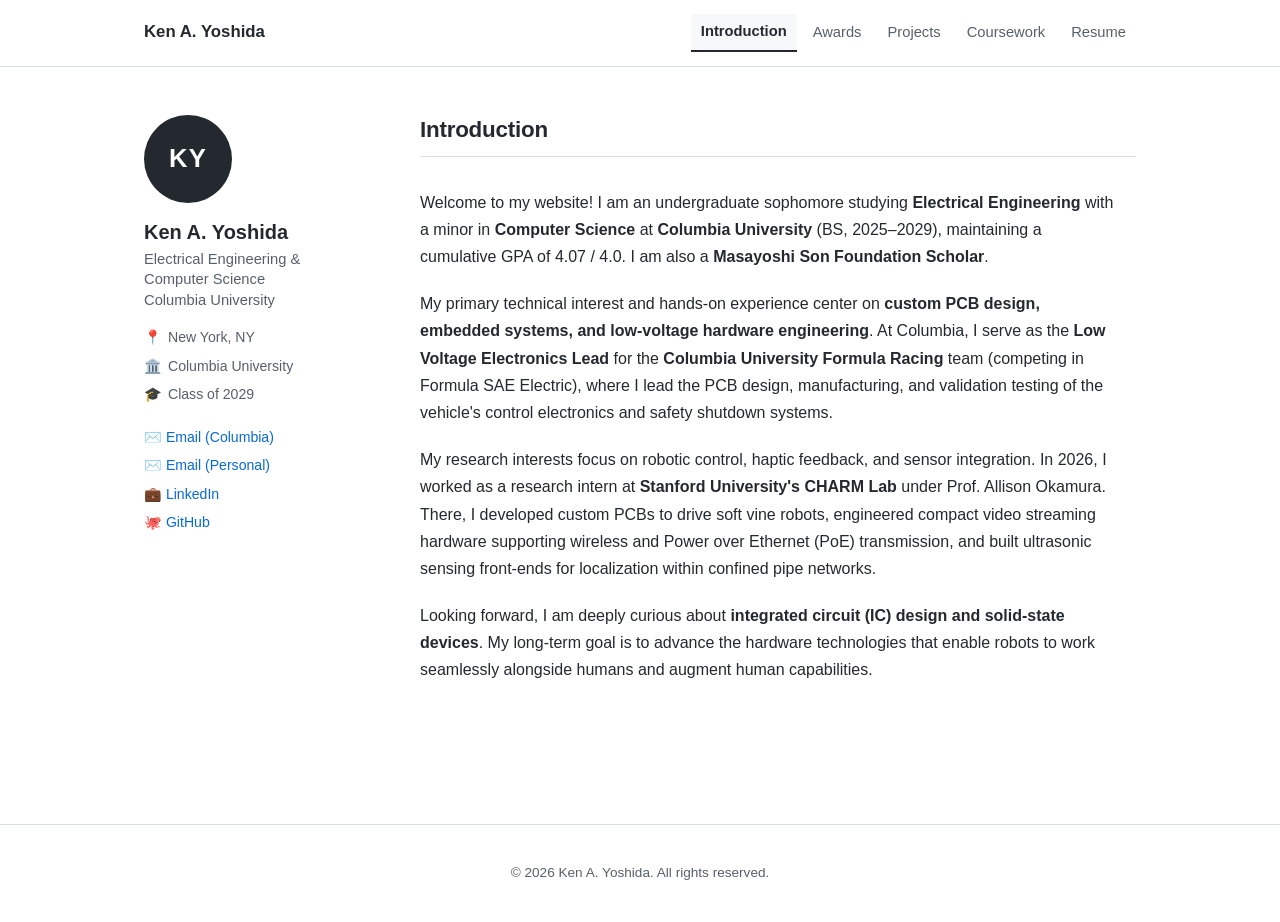
<file: index.html>
<!DOCTYPE html>
<html lang="en">
<head>
  <meta charset="UTF-8">
  <meta name="viewport" content="width=device-width, initial-scale=1.0">
  <meta http-equiv="Cache-Control" content="no-cache, no-store, must-revalidate">
  <meta http-equiv="Pragma" content="no-cache">
  <meta http-equiv="Expires" content="0">
  <title>Ken A. Yoshida — Introduction</title>
  <meta name="description" content="Ken A. Yoshida — Electrical Engineering undergraduate at Columbia University. Embedded systems, PCB design, power electronics, and motor control.">
  <link rel="stylesheet" href="style.css?v=4">
</head>
<body>

<header class="site-header">
  <div class="header-inner">
    <a href="index.html" class="site-title">Ken A. Yoshida</a>
    <nav class="site-nav" aria-label="Main navigation">
      <a href="index.html" class="active" aria-current="page">Introduction</a>
      <a href="awards.html">Awards</a>
      <a href="projects.html">Projects</a>
      <a href="coursework.html">Coursework</a>
      <a href="resume.html">Resume</a>
    </nav>
  </div>
</header>

<div class="layout">

  <aside class="sidebar">
    <div class="sidebar-sticky">
      <div class="avatar" aria-label="Ken A. Yoshida initials">KY</div>
      <h1>Ken A. Yoshida</h1>
      <p class="role">Electrical Engineering &amp; Computer Science<br>Columbia University</p>
      <ul class="meta-list">
        <li><span>📍</span> New York, NY</li>
        <li><span>🏛️</span> Columbia University</li>
        <li><span>🎓</span> Class of 2029</li>
      </ul>
      <ul class="social-list">
        <li><a href="mailto:kay2125@columbia.edu">✉️ Email (Columbia)</a></li>
        <li><a href="mailto:ken.a.yosh@gmail.com">✉️ Email (Personal)</a></li>
        <li><a href="https://www.linkedin.com/in/ken-yoshida-a84a0724b/" target="_blank" rel="noopener">💼 LinkedIn</a></li>
        <li><a href="https://github.com/kenayoshi" target="_blank" rel="noopener">🐙 GitHub</a></li>
      </ul>
    </div>
  </aside>

  <main>

    <div class="page-header">
      <h2>Introduction</h2>
    </div>

    <section id="introduction">
      <p class="about-text">
        Welcome to my website! I am an undergraduate sophomore studying <strong>Electrical Engineering</strong> with a minor in <strong>Computer Science</strong> at <strong>Columbia University</strong> (BS, 2025–2029), maintaining a cumulative GPA of 4.07 / 4.0. I am also a <strong>Masayoshi Son Foundation Scholar</strong>.
      </p>

      <p class="about-text">
        My primary technical interest and hands-on experience center on <strong>custom PCB design, embedded systems, and low-voltage hardware engineering</strong>. At Columbia, I serve as the <strong>Low Voltage Electronics Lead</strong> for the <strong>Columbia University Formula Racing</strong> team (competing in Formula SAE Electric), where I lead the PCB design, manufacturing, and validation testing of the vehicle's control electronics and safety shutdown systems.
      </p>

      <p class="about-text">
        My research interests focus on robotic control, haptic feedback, and sensor integration. In 2026, I worked as a research intern at <strong>Stanford University's CHARM Lab</strong> under Prof. Allison Okamura. There, I developed custom PCBs to drive soft vine robots, engineered compact video streaming hardware supporting wireless and Power over Ethernet (PoE) transmission, and built ultrasonic sensing front-ends for localization within confined pipe networks.
      </p>

      <p class="about-text">
        Looking forward, I am deeply curious about <strong>integrated circuit (IC) design and solid-state devices</strong>. My long-term goal is to advance the hardware technologies that enable robots to work seamlessly alongside humans and augment human capabilities.
      </p>
    </section>

  </main>
</div>

<footer class="site-footer">
  <p>&copy; 2026 Ken A. Yoshida. All rights reserved.</p>
</footer>

</body>
</html>
</file>
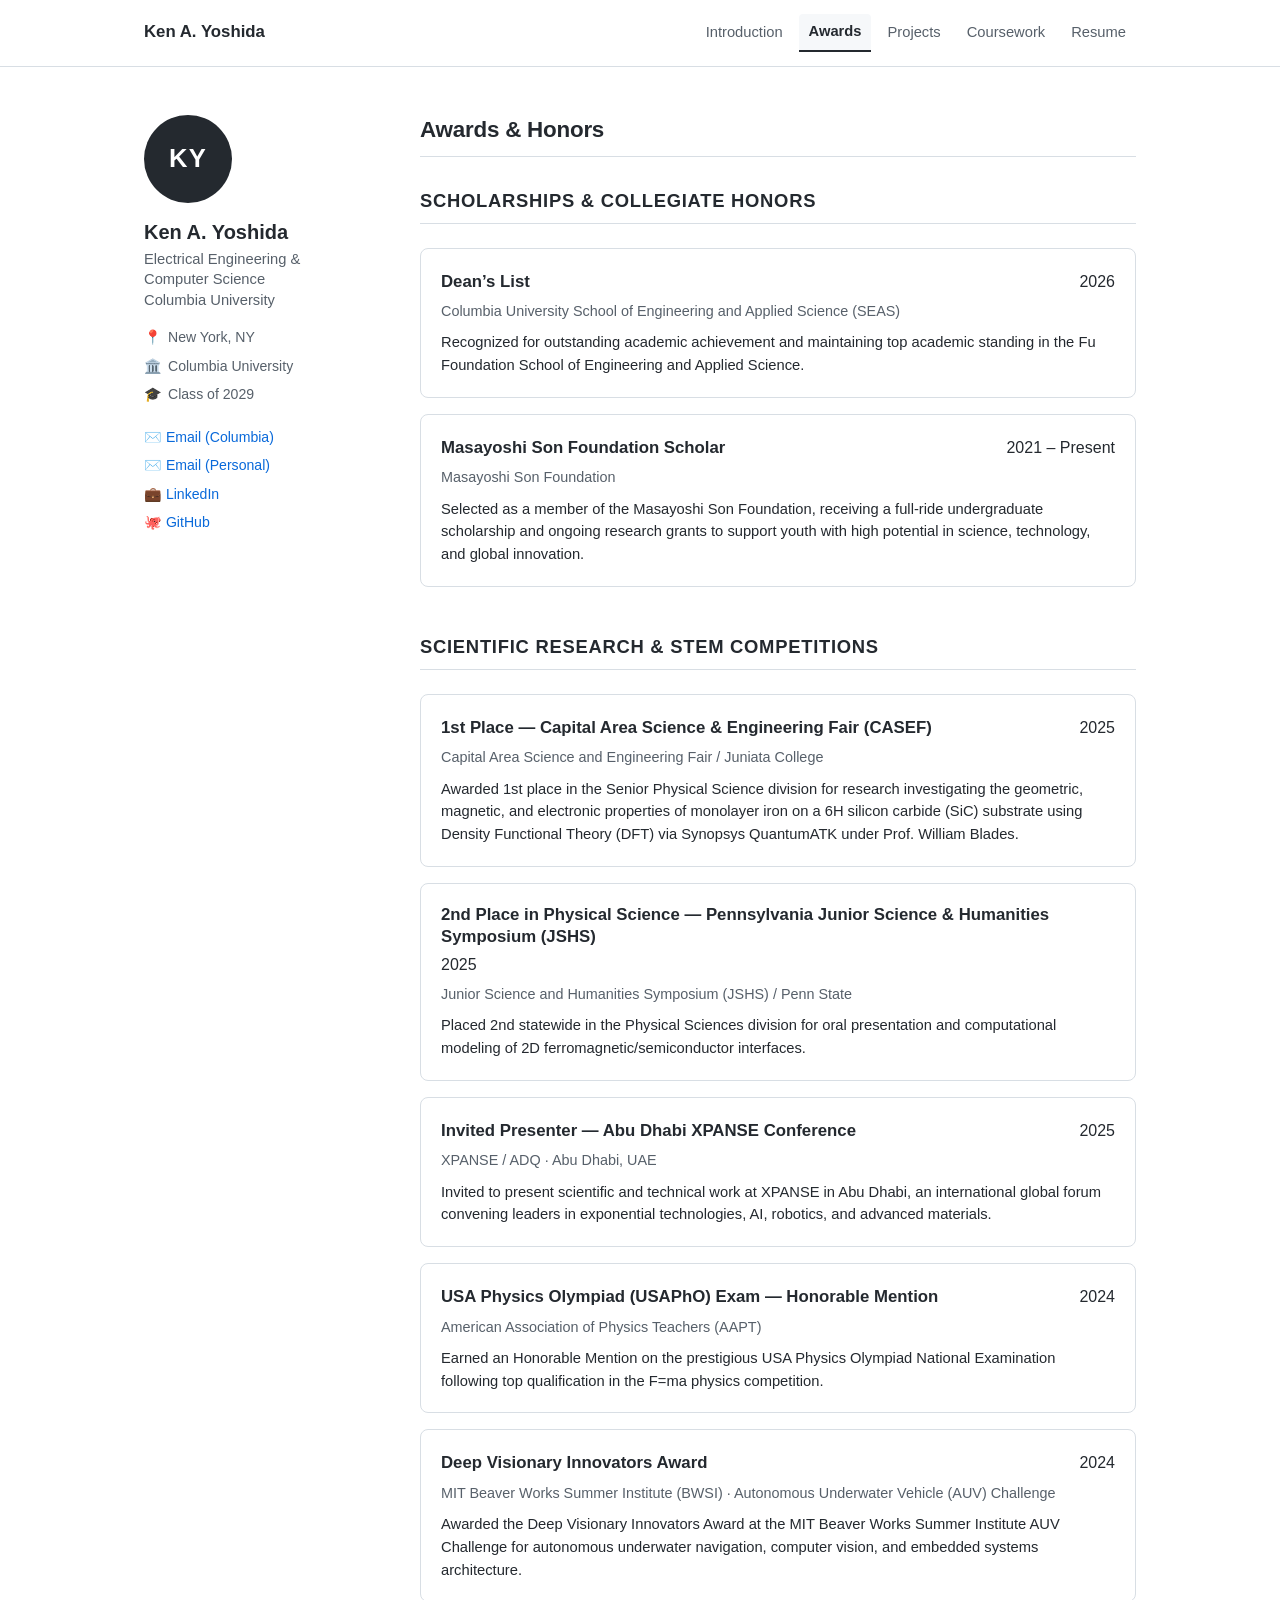
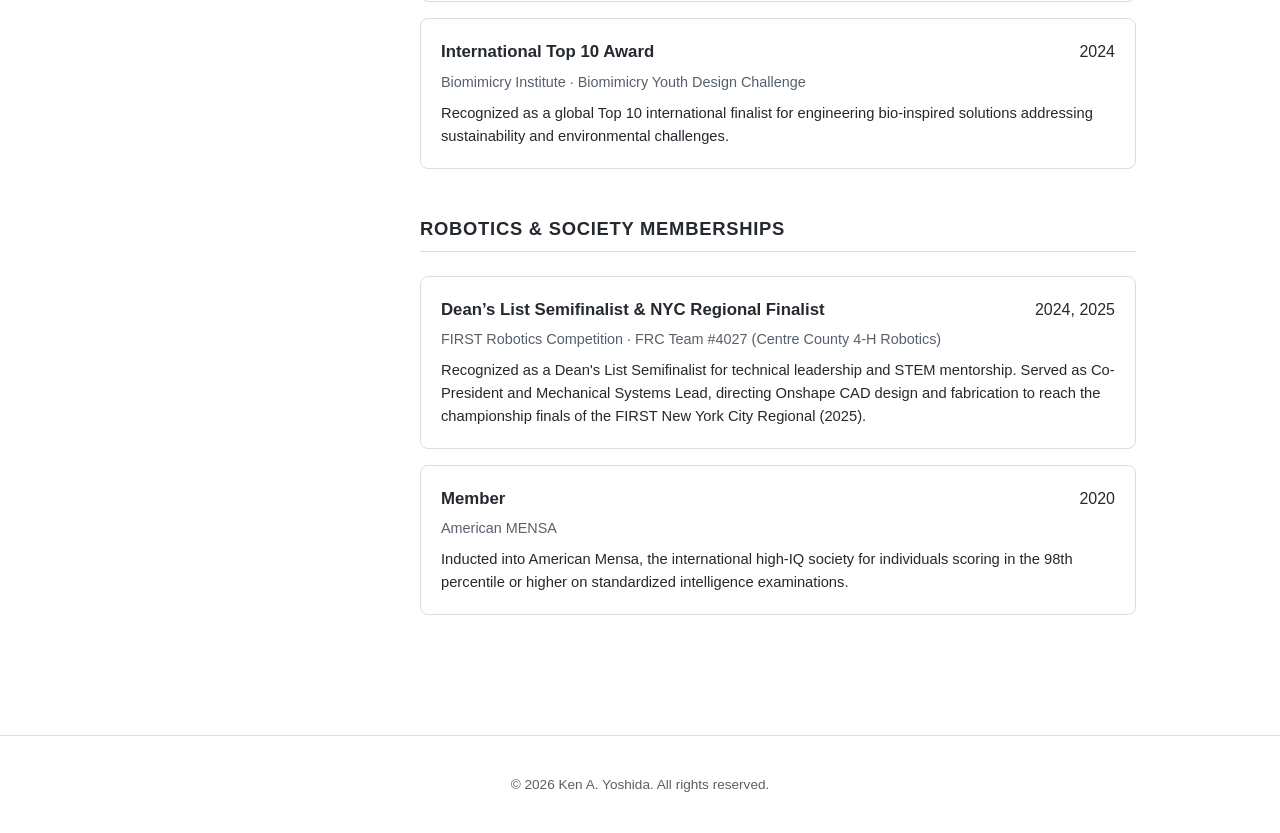
<file: awards.html>
<!DOCTYPE html>
<html lang="en">
<head>
  <meta charset="UTF-8">
  <meta name="viewport" content="width=device-width, initial-scale=1.0">
  <meta http-equiv="Cache-Control" content="no-cache, no-store, must-revalidate">
  <meta http-equiv="Pragma" content="no-cache">
  <meta http-equiv="Expires" content="0">
  <title>Ken A. Yoshida — Awards &amp; Honors</title>
  <meta name="description" content="Awards, honors, and scholarships received by Ken A. Yoshida — Masayoshi Son Foundation Scholar, Columbia SEAS Dean's List, CASEF 1st Place, USAPhO Honorable Mention, MIT Beaver Works, FRC Dean's List Semifinalist.">
  <link rel="stylesheet" href="style.css?v=4">
</head>
<body>

<header class="site-header">
  <div class="header-inner">
    <a href="index.html" class="site-title">Ken A. Yoshida</a>
    <nav class="site-nav" aria-label="Main navigation">
      <a href="index.html">Introduction</a>
      <a href="awards.html" class="active" aria-current="page">Awards</a>
      <a href="projects.html">Projects</a>
      <a href="coursework.html">Coursework</a>
      <a href="resume.html">Resume</a>
    </nav>
  </div>
</header>

<div class="layout">

  <aside class="sidebar">
    <div class="sidebar-sticky">
      <div class="avatar" aria-label="Ken A. Yoshida initials">KY</div>
      <h1>Ken A. Yoshida</h1>
      <p class="role">Electrical Engineering &amp; Computer Science<br>Columbia University</p>
      <ul class="meta-list">
        <li><span>📍</span> New York, NY</li>
        <li><span>🏛️</span> Columbia University</li>
        <li><span>🎓</span> Class of 2029</li>
      </ul>
      <ul class="social-list">
        <li><a href="mailto:kay2125@columbia.edu">✉️ Email (Columbia)</a></li>
        <li><a href="mailto:ken.a.yosh@gmail.com">✉️ Email (Personal)</a></li>
        <li><a href="https://www.linkedin.com/in/ken-yoshida-a84a0724b/" target="_blank" rel="noopener">💼 LinkedIn</a></li>
        <li><a href="https://github.com/kenayoshi" target="_blank" rel="noopener">🐙 GitHub</a></li>
      </ul>
    </div>
  </aside>

  <main>

    <div class="page-header">
      <h2>Awards &amp; Honors</h2>
    </div>

    <section id="collegiate-fellowships">
      <h2>Scholarships &amp; Collegiate Honors</h2>

      <div class="award-card">
        <div class="award-title-row">
          <h3>Dean’s List</h3>
          <span class="entry-date">2026</span>
        </div>
        <div class="award-org">Columbia University School of Engineering and Applied Science (SEAS)</div>
        <p>
          Recognized for outstanding academic achievement and maintaining top academic standing in the Fu Foundation School of Engineering and Applied Science.
        </p>
      </div>

      <div class="award-card">
        <div class="award-title-row">
          <h3>Masayoshi Son Foundation Scholar</h3>
          <span class="entry-date">2021 – Present</span>
        </div>
        <div class="award-org">Masayoshi Son Foundation</div>
        <p>
          Selected as a member of the Masayoshi Son Foundation, receiving a full-ride undergraduate scholarship and ongoing research grants to support youth with high potential in science, technology, and global innovation.
        </p>
      </div>
    </section>

    <section id="research-stem-honors">
      <h2>Scientific Research &amp; STEM Competitions</h2>

      <div class="award-card">
        <div class="award-title-row">
          <h3>1st Place — Capital Area Science &amp; Engineering Fair (CASEF)</h3>
          <span class="entry-date">2025</span>
        </div>
        <div class="award-org">Capital Area Science and Engineering Fair / Juniata College</div>
        <p>
          Awarded 1st place in the Senior Physical Science division for research investigating the geometric, magnetic, and electronic properties of monolayer iron on a 6H silicon carbide (SiC) substrate using Density Functional Theory (DFT) via Synopsys QuantumATK under Prof. William Blades.
        </p>
      </div>

      <div class="award-card">
        <div class="award-title-row">
          <h3>2nd Place in Physical Science — Pennsylvania Junior Science &amp; Humanities Symposium (JSHS)</h3>
          <span class="entry-date">2025</span>
        </div>
        <div class="award-org">Junior Science and Humanities Symposium (JSHS) / Penn State</div>
        <p>
          Placed 2nd statewide in the Physical Sciences division for oral presentation and computational modeling of 2D ferromagnetic/semiconductor interfaces.
        </p>
      </div>

      <div class="award-card">
        <div class="award-title-row">
          <h3>Invited Presenter — Abu Dhabi XPANSE Conference</h3>
          <span class="entry-date">2025</span>
        </div>
        <div class="award-org">XPANSE / ADQ &middot; Abu Dhabi, UAE</div>
        <p>
          Invited to present scientific and technical work at XPANSE in Abu Dhabi, an international global forum convening leaders in exponential technologies, AI, robotics, and advanced materials.
        </p>
      </div>

      <div class="award-card">
        <div class="award-title-row">
          <h3>USA Physics Olympiad (USAPhO) Exam — Honorable Mention</h3>
          <span class="entry-date">2024</span>
        </div>
        <div class="award-org">American Association of Physics Teachers (AAPT)</div>
        <p>
          Earned an Honorable Mention on the prestigious USA Physics Olympiad National Examination following top qualification in the F=ma physics competition.
        </p>
      </div>

      <div class="award-card">
        <div class="award-title-row">
          <h3>Deep Visionary Innovators Award</h3>
          <span class="entry-date">2024</span>
        </div>
        <div class="award-org">MIT Beaver Works Summer Institute (BWSI) &middot; Autonomous Underwater Vehicle (AUV) Challenge</div>
        <p>
          Awarded the Deep Visionary Innovators Award at the MIT Beaver Works Summer Institute AUV Challenge for autonomous underwater navigation, computer vision, and embedded systems architecture.
        </p>
      </div>

      <div class="award-card">
        <div class="award-title-row">
          <h3>International Top 10 Award</h3>
          <span class="entry-date">2024</span>
        </div>
        <div class="award-org">Biomimicry Institute &middot; Biomimicry Youth Design Challenge</div>
        <p>
          Recognized as a global Top 10 international finalist for engineering bio-inspired solutions addressing sustainability and environmental challenges.
        </p>
      </div>
    </section>

    <section id="robotics-society">
      <h2>Robotics &amp; Society Memberships</h2>

      <div class="award-card">
        <div class="award-title-row">
          <h3>Dean’s List Semifinalist &amp; NYC Regional Finalist</h3>
          <span class="entry-date">2024, 2025</span>
        </div>
        <div class="award-org">FIRST Robotics Competition &middot; FRC Team #4027 (Centre County 4-H Robotics)</div>
        <p>
          Recognized as a Dean's List Semifinalist for technical leadership and STEM mentorship. Served as Co-President and Mechanical Systems Lead, directing Onshape CAD design and fabrication to reach the championship finals of the FIRST New York City Regional (2025).
        </p>
      </div>

      <div class="award-card">
        <div class="award-title-row">
          <h3>Member</h3>
          <span class="entry-date">2020</span>
        </div>
        <div class="award-org">American MENSA</div>
        <p>
          Inducted into American Mensa, the international high-IQ society for individuals scoring in the 98th percentile or higher on standardized intelligence examinations.
        </p>
      </div>
    </section>

  </main>
</div>

<footer class="site-footer">
  <p>&copy; 2026 Ken A. Yoshida. All rights reserved.</p>
</footer>

</body>
</html>
</file>
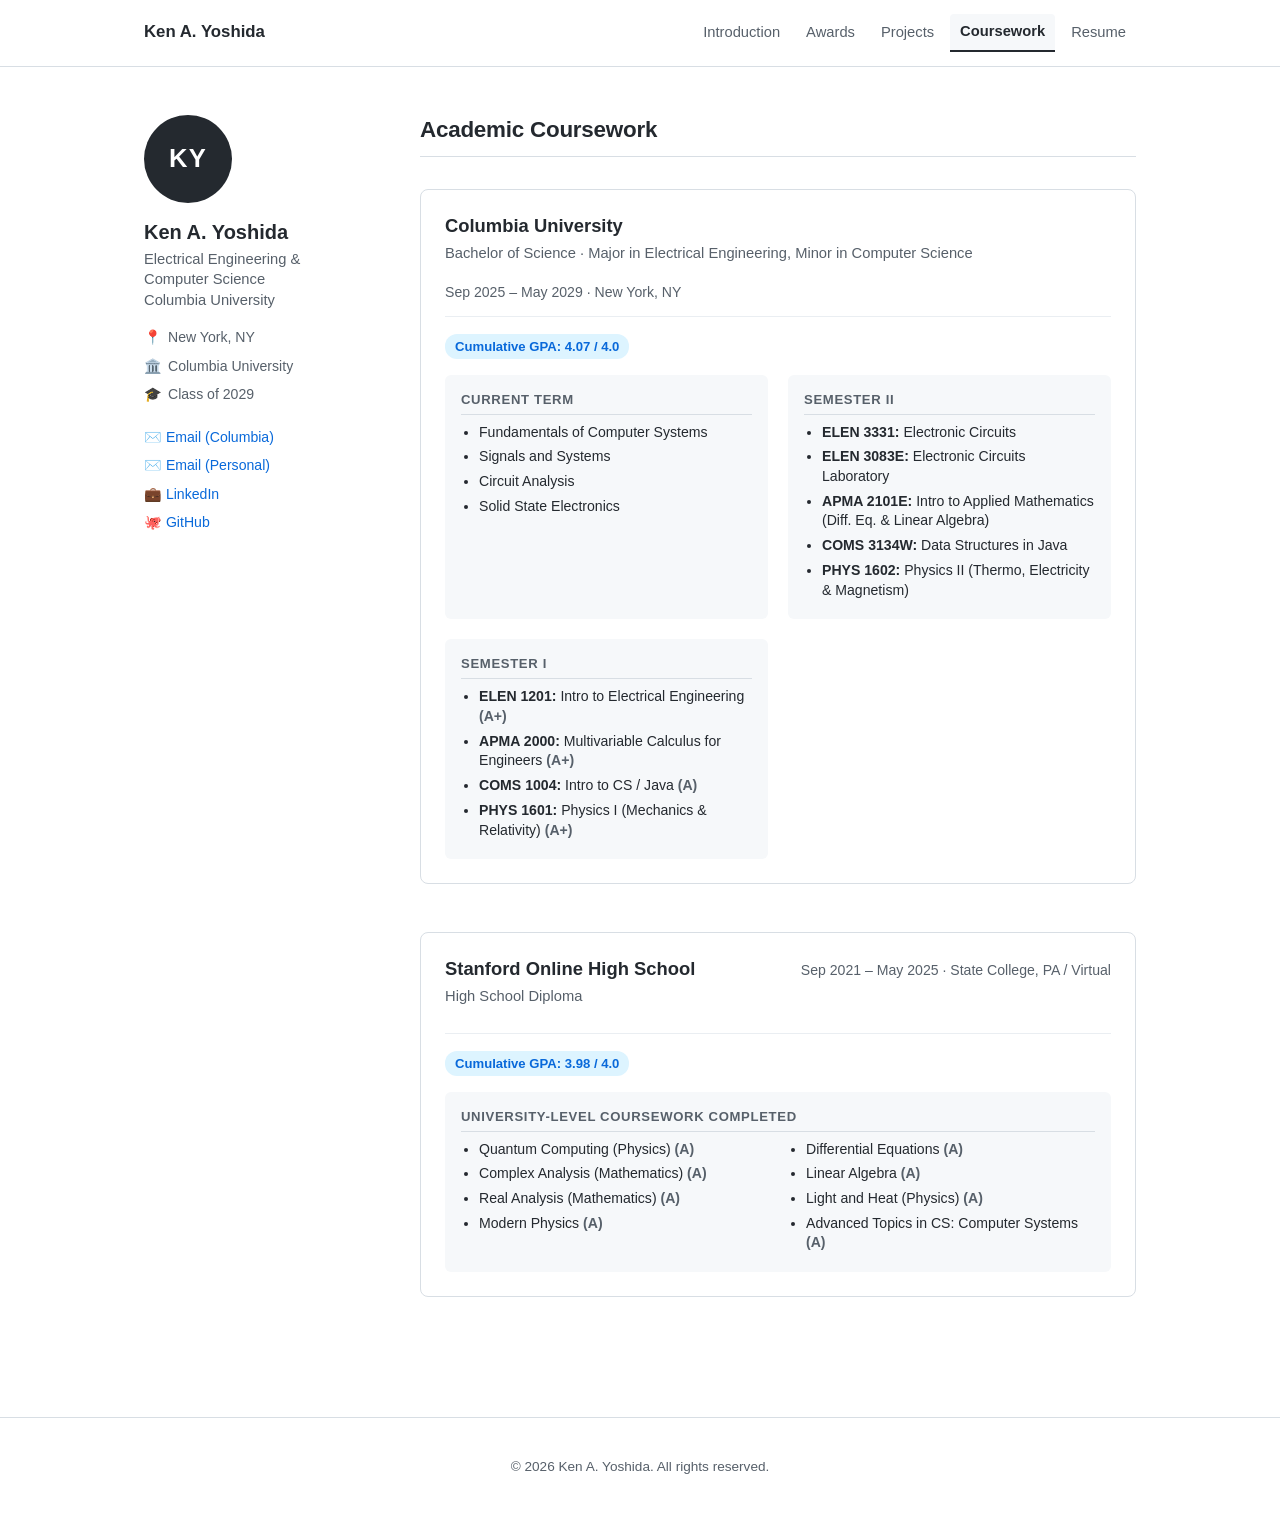
<file: coursework.html>
<!DOCTYPE html>
<html lang="en">
<head>
  <meta charset="UTF-8">
  <meta name="viewport" content="width=device-width, initial-scale=1.0">
  <meta http-equiv="Cache-Control" content="no-cache, no-store, must-revalidate">
  <meta http-equiv="Pragma" content="no-cache">
  <meta http-equiv="Expires" content="0">
  <title>Ken A. Yoshida — Coursework</title>
  <meta name="description" content="Academic coursework, grades, and degree progress for Ken A. Yoshida at Columbia University and Stanford Online High School.">
  <link rel="stylesheet" href="style.css?v=4">
</head>
<body>

<header class="site-header">
  <div class="header-inner">
    <a href="index.html" class="site-title">Ken A. Yoshida</a>
    <nav class="site-nav" aria-label="Main navigation">
      <a href="index.html">Introduction</a>
      <a href="awards.html">Awards</a>
      <a href="projects.html">Projects</a>
      <a href="coursework.html" class="active" aria-current="page">Coursework</a>
      <a href="resume.html">Resume</a>
    </nav>
  </div>
</header>

<div class="layout">

  <aside class="sidebar">
    <div class="sidebar-sticky">
      <div class="avatar" aria-label="Ken A. Yoshida initials">KY</div>
      <h1>Ken A. Yoshida</h1>
      <p class="role">Electrical Engineering &amp; Computer Science<br>Columbia University</p>
      <ul class="meta-list">
        <li><span>📍</span> New York, NY</li>
        <li><span>🏛️</span> Columbia University</li>
        <li><span>🎓</span> Class of 2029</li>
      </ul>
      <ul class="social-list">
        <li><a href="mailto:kay2125@columbia.edu">✉️ Email (Columbia)</a></li>
        <li><a href="mailto:ken.a.yosh@gmail.com">✉️ Email (Personal)</a></li>
        <li><a href="https://www.linkedin.com/in/ken-yoshida-a84a0724b/" target="_blank" rel="noopener">💼 LinkedIn</a></li>
        <li><a href="https://github.com/kenayoshi" target="_blank" rel="noopener">🐙 GitHub</a></li>
      </ul>
    </div>
  </aside>

  <main>

    <div class="page-header">
      <h2>Academic Coursework</h2>
    </div>

    <section id="columbia">
      <div class="course-block">
        <div class="course-block-header">
          <div>
            <h3>Columbia University</h3>
            <div class="degree-info">Bachelor of Science &middot; Major in Electrical Engineering, Minor in Computer Science</div>
          </div>
          <span class="institution-dates">Sep 2025 – May 2029 &middot; New York, NY</span>
        </div>
        <div class="gpa-badge">Cumulative GPA: 4.07 / 4.0</div>

        <div class="course-terms-grid">
          <div class="course-term">
            <span class="term-label">Current Term</span>
            <ul>
              <li>Fundamentals of Computer Systems</li>
              <li>Signals and Systems</li>
              <li>Circuit Analysis</li>
              <li>Solid State Electronics</li>
            </ul>
          </div>

          <div class="course-term">
            <span class="term-label">Semester II</span>
            <ul>
              <li><strong>ELEN 3331:</strong> Electronic Circuits</li>
              <li><strong>ELEN 3083E:</strong> Electronic Circuits Laboratory</li>
              <li><strong>APMA 2101E:</strong> Intro to Applied Mathematics (Diff. Eq. &amp; Linear Algebra)</li>
              <li><strong>COMS 3134W:</strong> Data Structures in Java</li>
              <li><strong>PHYS 1602:</strong> Physics II (Thermo, Electricity &amp; Magnetism)</li>
            </ul>
          </div>

          <div class="course-term">
            <span class="term-label">Semester I</span>
            <ul>
              <li><strong>ELEN 1201:</strong> Intro to Electrical Engineering <span class="course-grade">(A+)</span></li>
              <li><strong>APMA 2000:</strong> Multivariable Calculus for Engineers <span class="course-grade">(A+)</span></li>
              <li><strong>COMS 1004:</strong> Intro to CS / Java <span class="course-grade">(A)</span></li>
              <li><strong>PHYS 1601:</strong> Physics I (Mechanics &amp; Relativity) <span class="course-grade">(A+)</span></li>
            </ul>
          </div>
        </div>
      </div>
    </section>

    <section id="stanford-ohs">
      <div class="course-block">
        <div class="course-block-header">
          <div>
            <h3>Stanford Online High School</h3>
            <div class="degree-info">High School Diploma</div>
          </div>
          <span class="institution-dates">Sep 2021 – May 2025 &middot; State College, PA / Virtual</span>
        </div>
        <div class="gpa-badge">Cumulative GPA: 3.98 / 4.0</div>

        <div class="course-term">
          <span class="term-label">University-Level Coursework Completed</span>
          <div class="course-terms-grid">
            <ul>
              <li>Quantum Computing (Physics) <span class="course-grade">(A)</span></li>
              <li>Complex Analysis (Mathematics) <span class="course-grade">(A)</span></li>
              <li>Real Analysis (Mathematics) <span class="course-grade">(A)</span></li>
              <li>Modern Physics <span class="course-grade">(A)</span></li>
            </ul>
            <ul>
              <li>Differential Equations <span class="course-grade">(A)</span></li>
              <li>Linear Algebra <span class="course-grade">(A)</span></li>
              <li>Light and Heat (Physics) <span class="course-grade">(A)</span></li>
              <li>Advanced Topics in CS: Computer Systems <span class="course-grade">(A)</span></li>
            </ul>
          </div>
        </div>
      </div>
    </section>

  </main>
</div>

<footer class="site-footer">
  <p>&copy; 2026 Ken A. Yoshida. All rights reserved.</p>
</footer>

</body>
</html>
</file>
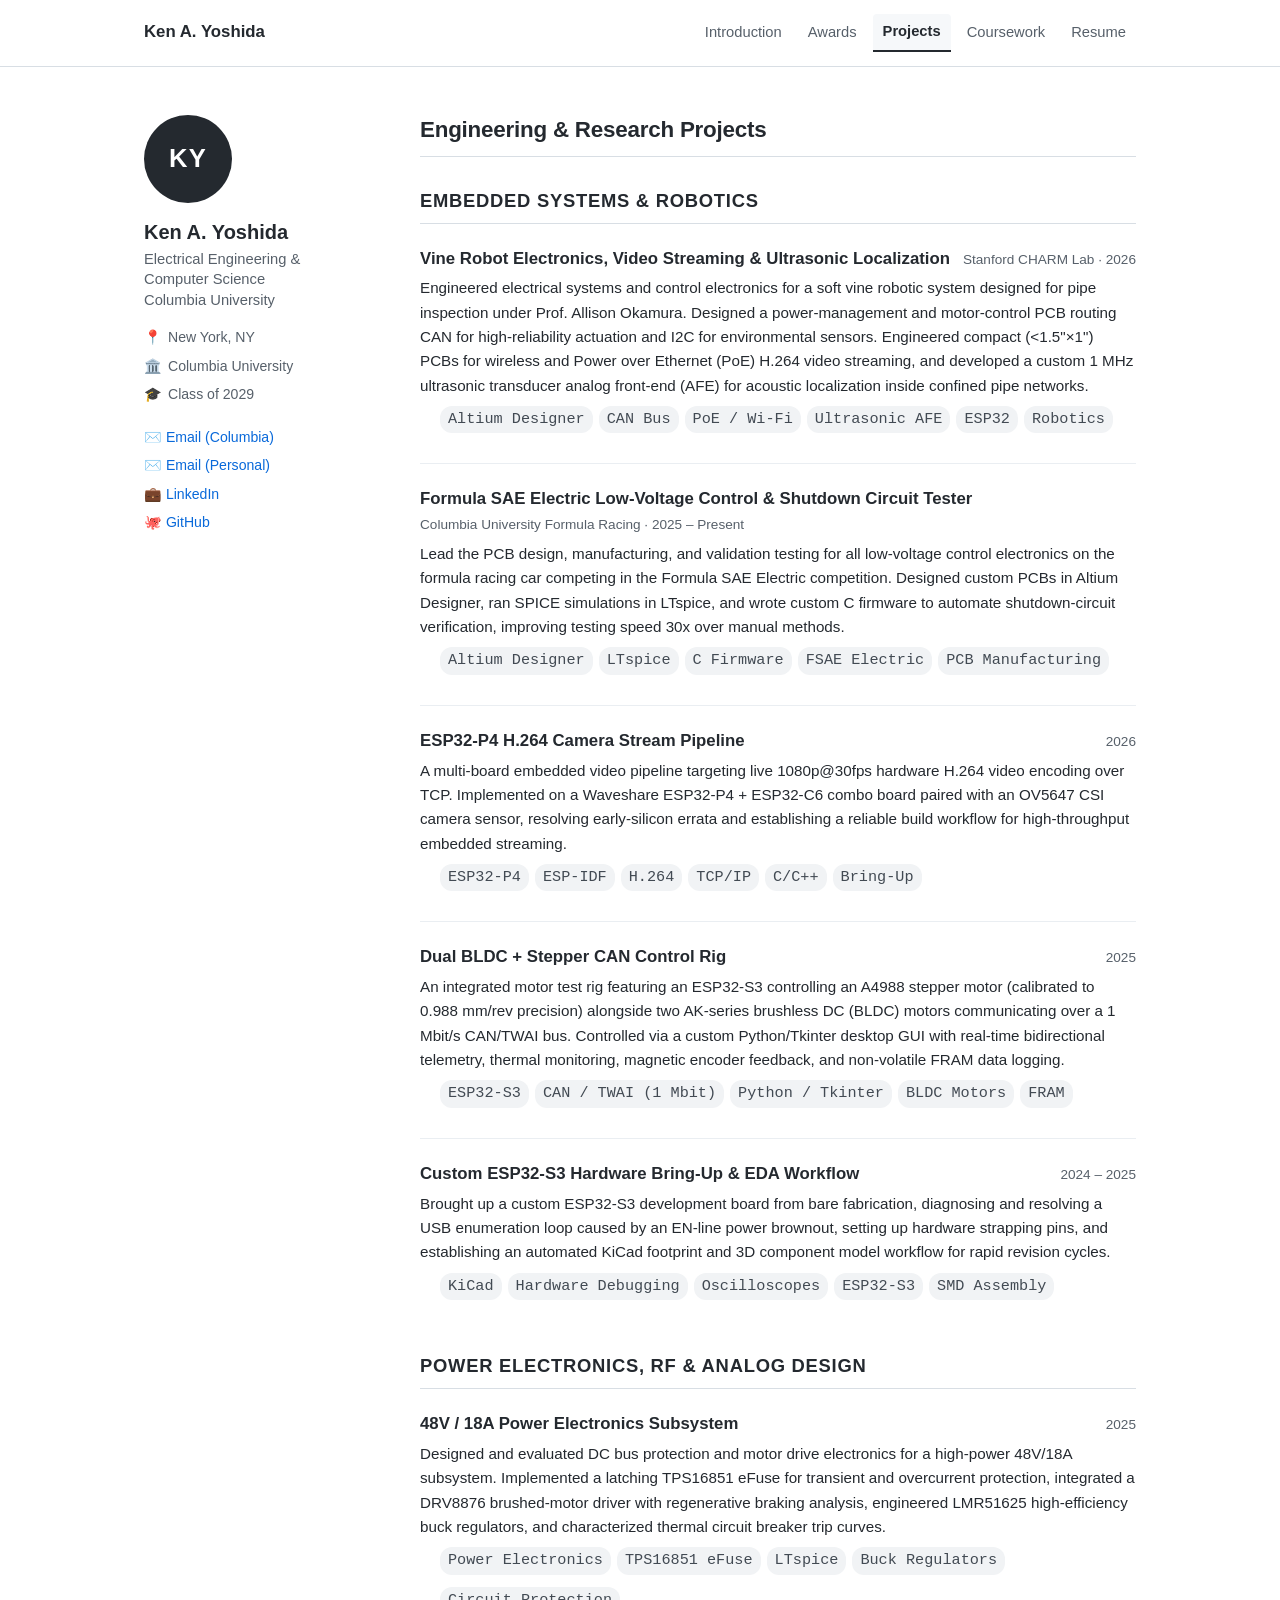
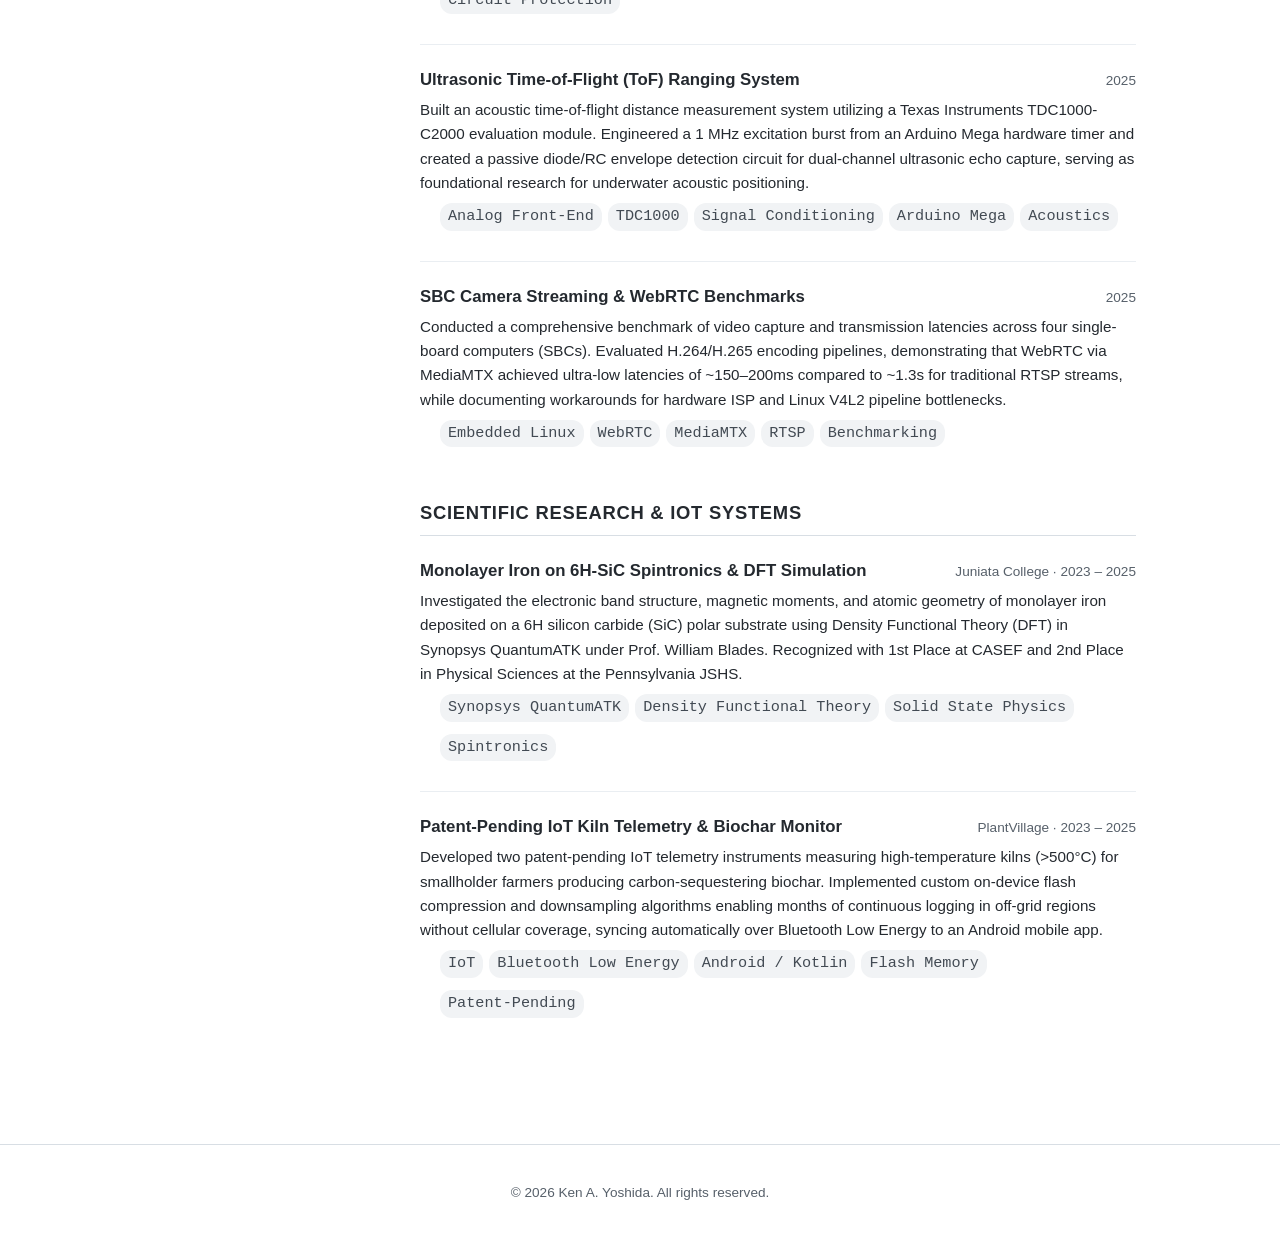
<file: projects.html>
<!DOCTYPE html>
<html lang="en">
<head>
  <meta charset="UTF-8">
  <meta name="viewport" content="width=device-width, initial-scale=1.0">
  <meta http-equiv="Cache-Control" content="no-cache, no-store, must-revalidate">
  <meta http-equiv="Pragma" content="no-cache">
  <meta http-equiv="Expires" content="0">
  <title>Ken A. Yoshida — Projects</title>
  <meta name="description" content="Hardware, PCB design, embedded systems, firmware, and computational physics projects by Ken A. Yoshida.">
  <link rel="stylesheet" href="style.css?v=4">
</head>
<body>

<header class="site-header">
  <div class="header-inner">
    <a href="index.html" class="site-title">Ken A. Yoshida</a>
    <nav class="site-nav" aria-label="Main navigation">
      <a href="index.html">Introduction</a>
      <a href="awards.html">Awards</a>
      <a href="projects.html" class="active" aria-current="page">Projects</a>
      <a href="coursework.html">Coursework</a>
      <a href="resume.html">Resume</a>
    </nav>
  </div>
</header>

<div class="layout">

  <aside class="sidebar">
    <div class="sidebar-sticky">
      <div class="avatar" aria-label="Ken A. Yoshida initials">KY</div>
      <h1>Ken A. Yoshida</h1>
      <p class="role">Electrical Engineering &amp; Computer Science<br>Columbia University</p>
      <ul class="meta-list">
        <li><span>📍</span> New York, NY</li>
        <li><span>🏛️</span> Columbia University</li>
        <li><span>🎓</span> Class of 2029</li>
      </ul>
      <ul class="social-list">
        <li><a href="mailto:kay2125@columbia.edu">✉️ Email (Columbia)</a></li>
        <li><a href="mailto:ken.a.yosh@gmail.com">✉️ Email (Personal)</a></li>
        <li><a href="https://www.linkedin.com/in/ken-yoshida-a84a0724b/" target="_blank" rel="noopener">💼 LinkedIn</a></li>
        <li><a href="https://github.com/kenayoshi" target="_blank" rel="noopener">🐙 GitHub</a></li>
      </ul>
    </div>
  </aside>

  <main>

    <div class="page-header">
      <h2>Engineering &amp; Research Projects</h2>
    </div>

    <section id="embedded-robotics">
      <h2>Embedded Systems &amp; Robotics</h2>

      <div class="entry">
        <div class="entry-header">
          <h3>Vine Robot Electronics, Video Streaming &amp; Ultrasonic Localization</h3>
          <span class="entry-date">Stanford CHARM Lab &middot; 2026</span>
        </div>
        <p class="entry-desc">
          Engineered electrical systems and control electronics for a soft vine robotic system designed for pipe inspection under Prof. Allison Okamura. Designed a power-management and motor-control PCB routing CAN for high-reliability actuation and I2C for environmental sensors. Engineered compact (&lt;1.5"&times;1") PCBs for wireless and Power over Ethernet (PoE) H.264 video streaming, and developed a custom 1 MHz ultrasonic transducer analog front-end (AFE) for acoustic localization inside confined pipe networks.
        </p>
        <ul class="tag-list">
          <li class="tag">Altium Designer</li>
          <li class="tag">CAN Bus</li>
          <li class="tag">PoE / Wi-Fi</li>
          <li class="tag">Ultrasonic AFE</li>
          <li class="tag">ESP32</li>
          <li class="tag">Robotics</li>
        </ul>
      </div>

      <div class="entry">
        <div class="entry-header">
          <h3>Formula SAE Electric Low-Voltage Control &amp; Shutdown Circuit Tester</h3>
          <span class="entry-date">Columbia University Formula Racing &middot; 2025 – Present</span>
        </div>
        <p class="entry-desc">
          Lead the PCB design, manufacturing, and validation testing for all low-voltage control electronics on the formula racing car competing in the Formula SAE Electric competition. Designed custom PCBs in Altium Designer, ran SPICE simulations in LTspice, and wrote custom C firmware to automate shutdown-circuit verification, improving testing speed 30x over manual methods.
        </p>
        <ul class="tag-list">
          <li class="tag">Altium Designer</li>
          <li class="tag">LTspice</li>
          <li class="tag">C Firmware</li>
          <li class="tag">FSAE Electric</li>
          <li class="tag">PCB Manufacturing</li>
        </ul>
      </div>

      <div class="entry">
        <div class="entry-header">
          <h3>ESP32-P4 H.264 Camera Stream Pipeline</h3>
          <span class="entry-date">2026</span>
        </div>
        <p class="entry-desc">
          A multi-board embedded video pipeline targeting live 1080p@30fps hardware H.264 video encoding over TCP. Implemented on a Waveshare ESP32-P4 + ESP32-C6 combo board paired with an OV5647 CSI camera sensor, resolving early-silicon errata and establishing a reliable build workflow for high-throughput embedded streaming.
        </p>
        <ul class="tag-list">
          <li class="tag">ESP32-P4</li>
          <li class="tag">ESP-IDF</li>
          <li class="tag">H.264</li>
          <li class="tag">TCP/IP</li>
          <li class="tag">C/C++</li>
          <li class="tag">Bring-Up</li>
        </ul>
      </div>

      <div class="entry">
        <div class="entry-header">
          <h3>Dual BLDC + Stepper CAN Control Rig</h3>
          <span class="entry-date">2025</span>
        </div>
        <p class="entry-desc">
          An integrated motor test rig featuring an ESP32-S3 controlling an A4988 stepper motor (calibrated to 0.988 mm/rev precision) alongside two AK-series brushless DC (BLDC) motors communicating over a 1 Mbit/s CAN/TWAI bus. Controlled via a custom Python/Tkinter desktop GUI with real-time bidirectional telemetry, thermal monitoring, magnetic encoder feedback, and non-volatile FRAM data logging.
        </p>
        <ul class="tag-list">
          <li class="tag">ESP32-S3</li>
          <li class="tag">CAN / TWAI (1 Mbit)</li>
          <li class="tag">Python / Tkinter</li>
          <li class="tag">BLDC Motors</li>
          <li class="tag">FRAM</li>
        </ul>
      </div>

      <div class="entry">
        <div class="entry-header">
          <h3>Custom ESP32-S3 Hardware Bring-Up &amp; EDA Workflow</h3>
          <span class="entry-date">2024 – 2025</span>
        </div>
        <p class="entry-desc">
          Brought up a custom ESP32-S3 development board from bare fabrication, diagnosing and resolving a USB enumeration loop caused by an EN-line power brownout, setting up hardware strapping pins, and establishing an automated KiCad footprint and 3D component model workflow for rapid revision cycles.
        </p>
        <ul class="tag-list">
          <li class="tag">KiCad</li>
          <li class="tag">Hardware Debugging</li>
          <li class="tag">Oscilloscopes</li>
          <li class="tag">ESP32-S3</li>
          <li class="tag">SMD Assembly</li>
        </ul>
      </div>

    </section>

    <section id="power-analog">
      <h2>Power Electronics, RF &amp; Analog Design</h2>

      <div class="entry">
        <div class="entry-header">
          <h3>48V / 18A Power Electronics Subsystem</h3>
          <span class="entry-date">2025</span>
        </div>
        <p class="entry-desc">
          Designed and evaluated DC bus protection and motor drive electronics for a high-power 48V/18A subsystem. Implemented a latching TPS16851 eFuse for transient and overcurrent protection, integrated a DRV8876 brushed-motor driver with regenerative braking analysis, engineered LMR51625 high-efficiency buck regulators, and characterized thermal circuit breaker trip curves.
        </p>
        <ul class="tag-list">
          <li class="tag">Power Electronics</li>
          <li class="tag">TPS16851 eFuse</li>
          <li class="tag">LTspice</li>
          <li class="tag">Buck Regulators</li>
          <li class="tag">Circuit Protection</li>
        </ul>
      </div>

      <div class="entry">
        <div class="entry-header">
          <h3>Ultrasonic Time-of-Flight (ToF) Ranging System</h3>
          <span class="entry-date">2025</span>
        </div>
        <p class="entry-desc">
          Built an acoustic time-of-flight distance measurement system utilizing a Texas Instruments TDC1000-C2000 evaluation module. Engineered a 1 MHz excitation burst from an Arduino Mega hardware timer and created a passive diode/RC envelope detection circuit for dual-channel ultrasonic echo capture, serving as foundational research for underwater acoustic positioning.
        </p>
        <ul class="tag-list">
          <li class="tag">Analog Front-End</li>
          <li class="tag">TDC1000</li>
          <li class="tag">Signal Conditioning</li>
          <li class="tag">Arduino Mega</li>
          <li class="tag">Acoustics</li>
        </ul>
      </div>

      <div class="entry">
        <div class="entry-header">
          <h3>SBC Camera Streaming &amp; WebRTC Benchmarks</h3>
          <span class="entry-date">2025</span>
        </div>
        <p class="entry-desc">
          Conducted a comprehensive benchmark of video capture and transmission latencies across four single-board computers (SBCs). Evaluated H.264/H.265 encoding pipelines, demonstrating that WebRTC via MediaMTX achieved ultra-low latencies of ~150–200ms compared to ~1.3s for traditional RTSP streams, while documenting workarounds for hardware ISP and Linux V4L2 pipeline bottlenecks.
        </p>
        <ul class="tag-list">
          <li class="tag">Embedded Linux</li>
          <li class="tag">WebRTC</li>
          <li class="tag">MediaMTX</li>
          <li class="tag">RTSP</li>
          <li class="tag">Benchmarking</li>
        </ul>
      </div>

    </section>

    <section id="research-iot">
      <h2>Scientific Research &amp; IoT Systems</h2>

      <div class="entry">
        <div class="entry-header">
          <h3>Monolayer Iron on 6H-SiC Spintronics &amp; DFT Simulation</h3>
          <span class="entry-date">Juniata College &middot; 2023 – 2025</span>
        </div>
        <p class="entry-desc">
          Investigated the electronic band structure, magnetic moments, and atomic geometry of monolayer iron deposited on a 6H silicon carbide (SiC) polar substrate using Density Functional Theory (DFT) in Synopsys QuantumATK under Prof. William Blades. Recognized with 1st Place at CASEF and 2nd Place in Physical Sciences at the Pennsylvania JSHS.
        </p>
        <ul class="tag-list">
          <li class="tag">Synopsys QuantumATK</li>
          <li class="tag">Density Functional Theory</li>
          <li class="tag">Solid State Physics</li>
          <li class="tag">Spintronics</li>
        </ul>
      </div>

      <div class="entry">
        <div class="entry-header">
          <h3>Patent-Pending IoT Kiln Telemetry &amp; Biochar Monitor</h3>
          <span class="entry-date">PlantVillage &middot; 2023 – 2025</span>
        </div>
        <p class="entry-desc">
          Developed two patent-pending IoT telemetry instruments measuring high-temperature kilns (>500°C) for smallholder farmers producing carbon-sequestering biochar. Implemented custom on-device flash compression and downsampling algorithms enabling months of continuous logging in off-grid regions without cellular coverage, syncing automatically over Bluetooth Low Energy to an Android mobile app.
        </p>
        <ul class="tag-list">
          <li class="tag">IoT</li>
          <li class="tag">Bluetooth Low Energy</li>
          <li class="tag">Android / Kotlin</li>
          <li class="tag">Flash Memory</li>
          <li class="tag">Patent-Pending</li>
        </ul>
      </div>

    </section>

  </main>
</div>

<footer class="site-footer">
  <p>&copy; 2026 Ken A. Yoshida. All rights reserved.</p>
</footer>

</body>
</html>
</file>
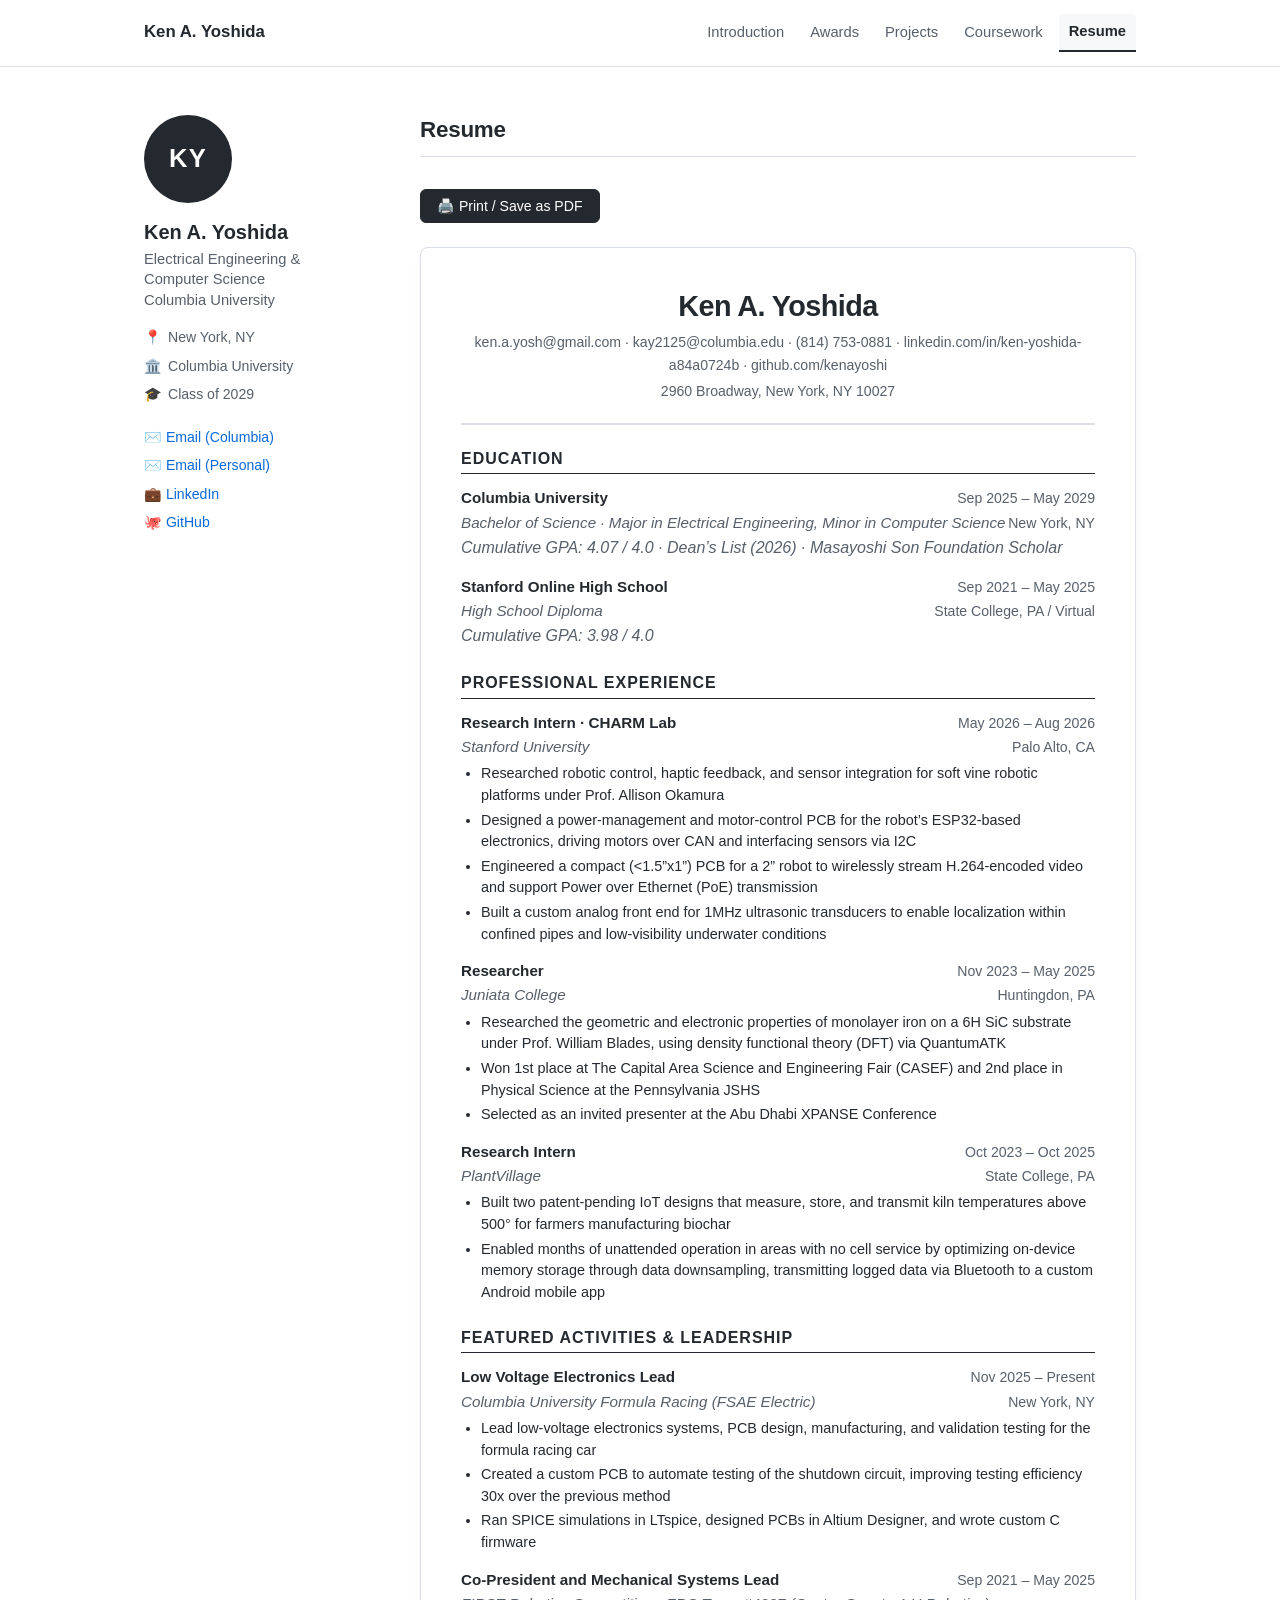
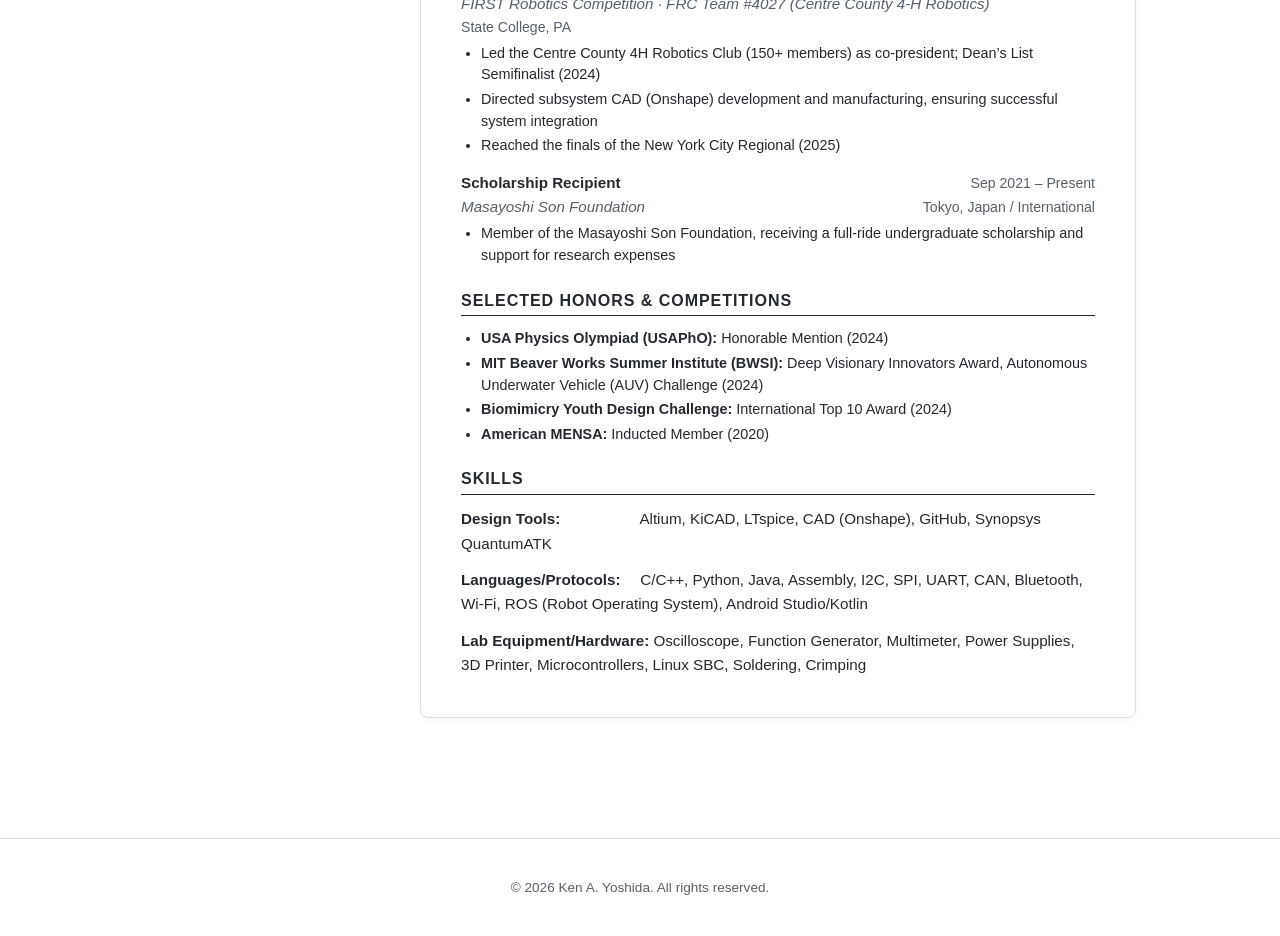
<file: resume.html>
<!DOCTYPE html>
<html lang="en">
<head>
  <meta charset="UTF-8">
  <meta name="viewport" content="width=device-width, initial-scale=1.0">
  <meta http-equiv="Cache-Control" content="no-cache, no-store, must-revalidate">
  <meta http-equiv="Pragma" content="no-cache">
  <meta http-equiv="Expires" content="0">
  <title>Ken A. Yoshida — Resume</title>
  <meta name="description" content="Resume and curriculum vitae of Ken A. Yoshida — Electrical Engineering & Computer Science at Columbia University. Experience in PCB design, embedded systems, robotics, and power electronics.">
  <link rel="stylesheet" href="style.css?v=4">
</head>
<body>

<header class="site-header">
  <div class="header-inner">
    <a href="index.html" class="site-title">Ken A. Yoshida</a>
    <nav class="site-nav" aria-label="Main navigation">
      <a href="index.html">Introduction</a>
      <a href="awards.html">Awards</a>
      <a href="projects.html">Projects</a>
      <a href="coursework.html">Coursework</a>
      <a href="resume.html" class="active" aria-current="page">Resume</a>
    </nav>
  </div>
</header>

<div class="layout">

  <aside class="sidebar">
    <div class="sidebar-sticky">
      <div class="avatar" aria-label="Ken A. Yoshida initials">KY</div>
      <h1>Ken A. Yoshida</h1>
      <p class="role">Electrical Engineering &amp; Computer Science<br>Columbia University</p>
      <ul class="meta-list">
        <li><span>📍</span> New York, NY</li>
        <li><span>🏛️</span> Columbia University</li>
        <li><span>🎓</span> Class of 2029</li>
      </ul>
      <ul class="social-list">
        <li><a href="mailto:kay2125@columbia.edu">✉️ Email (Columbia)</a></li>
        <li><a href="mailto:ken.a.yosh@gmail.com">✉️ Email (Personal)</a></li>
        <li><a href="https://www.linkedin.com/in/ken-yoshida-a84a0724b/" target="_blank" rel="noopener">💼 LinkedIn</a></li>
        <li><a href="https://github.com/kenayoshi" target="_blank" rel="noopener">🐙 GitHub</a></li>
      </ul>
    </div>
  </aside>

  <main>

    <div class="page-header">
      <h2>Resume</h2>
    </div>

    <div class="resume-actions">
      <button onclick="window.print()" class="btn btn-primary">🖨️ Print / Save as PDF</button>
    </div>

    <div class="resume-paper">

      <div class="resume-header-block">
        <h1>Ken A. Yoshida</h1>
        <div class="resume-contact-line">
          <a href="mailto:ken.a.yosh@gmail.com">ken.a.yosh@gmail.com</a> &middot; 
          <a href="mailto:kay2125@columbia.edu">kay2125@columbia.edu</a> &middot; 
          (814) 753-0881 &middot; 
          <a href="https://www.linkedin.com/in/ken-yoshida-a84a0724b" target="_blank" rel="noopener">linkedin.com/in/ken-yoshida-a84a0724b</a> &middot; 
          <a href="https://github.com/kenayoshi" target="_blank" rel="noopener">github.com/kenayoshi</a>
        </div>
        <div class="resume-contact-line">
          2960 Broadway, New York, NY 10027
        </div>
      </div>

      <!-- Education Section -->
      <section class="resume-section">
        <h2>Education</h2>

        <div class="resume-item">
          <div class="resume-item-header">
            <span class="resume-item-title">Columbia University</span>
            <span class="resume-item-date">Sep 2025 – May 2029</span>
          </div>
          <div class="resume-item-header">
            <span class="resume-item-subtitle">Bachelor of Science &middot; Major in Electrical Engineering, Minor in Computer Science</span>
            <span class="resume-item-location">New York, NY</span>
          </div>
          <div class="resume-item-subtitle">Cumulative GPA: 4.07 / 4.0 &middot; Dean’s List (2026) &middot; Masayoshi Son Foundation Scholar</div>
        </div>

        <div class="resume-item">
          <div class="resume-item-header">
            <span class="resume-item-title">Stanford Online High School</span>
            <span class="resume-item-date">Sep 2021 – May 2025</span>
          </div>
          <div class="resume-item-header">
            <span class="resume-item-subtitle">High School Diploma</span>
            <span class="resume-item-location">State College, PA / Virtual</span>
          </div>
          <div class="resume-item-subtitle">Cumulative GPA: 3.98 / 4.0</div>
        </div>
      </section>

      <!-- Professional Experience Section -->
      <section class="resume-section">
        <h2>Professional Experience</h2>

        <div class="resume-item">
          <div class="resume-item-header">
            <span class="resume-item-title">Research Intern &middot; CHARM Lab</span>
            <span class="resume-item-date">May 2026 – Aug 2026</span>
          </div>
          <div class="resume-item-header">
            <span class="resume-item-subtitle">Stanford University</span>
            <span class="resume-item-location">Palo Alto, CA</span>
          </div>
          <ul>
            <li>Researched robotic control, haptic feedback, and sensor integration for soft vine robotic platforms under Prof. Allison Okamura</li>
            <li>Designed a power-management and motor-control PCB for the robot’s ESP32-based electronics, driving motors over CAN and interfacing sensors via I2C</li>
            <li>Engineered a compact (&lt;1.5”x1”) PCB for a 2” robot to wirelessly stream H.264-encoded video and support Power over Ethernet (PoE) transmission</li>
            <li>Built a custom analog front end for 1MHz ultrasonic transducers to enable localization within confined pipes and low-visibility underwater conditions</li>
          </ul>
        </div>

        <div class="resume-item">
          <div class="resume-item-header">
            <span class="resume-item-title">Researcher</span>
            <span class="resume-item-date">Nov 2023 – May 2025</span>
          </div>
          <div class="resume-item-header">
            <span class="resume-item-subtitle">Juniata College</span>
            <span class="resume-item-location">Huntingdon, PA</span>
          </div>
          <ul>
            <li>Researched the geometric and electronic properties of monolayer iron on a 6H SiC substrate under Prof. William Blades, using density functional theory (DFT) via QuantumATK</li>
            <li>Won 1st place at The Capital Area Science and Engineering Fair (CASEF) and 2nd place in Physical Science at the Pennsylvania JSHS</li>
            <li>Selected as an invited presenter at the Abu Dhabi XPANSE Conference</li>
          </ul>
        </div>

        <div class="resume-item">
          <div class="resume-item-header">
            <span class="resume-item-title">Research Intern</span>
            <span class="resume-item-date">Oct 2023 – Oct 2025</span>
          </div>
          <div class="resume-item-header">
            <span class="resume-item-subtitle">PlantVillage</span>
            <span class="resume-item-location">State College, PA</span>
          </div>
          <ul>
            <li>Built two patent-pending IoT designs that measure, store, and transmit kiln temperatures above 500° for farmers manufacturing biochar</li>
            <li>Enabled months of unattended operation in areas with no cell service by optimizing on-device memory storage through data downsampling, transmitting logged data via Bluetooth to a custom Android mobile app</li>
          </ul>
        </div>
      </section>

      <!-- Featured Activities Section -->
      <section class="resume-section">
        <h2>Featured Activities &amp; Leadership</h2>

        <div class="resume-item">
          <div class="resume-item-header">
            <span class="resume-item-title">Low Voltage Electronics Lead</span>
            <span class="resume-item-date">Nov 2025 – Present</span>
          </div>
          <div class="resume-item-header">
            <span class="resume-item-subtitle">Columbia University Formula Racing (FSAE Electric)</span>
            <span class="resume-item-location">New York, NY</span>
          </div>
          <ul>
            <li>Lead low-voltage electronics systems, PCB design, manufacturing, and validation testing for the formula racing car</li>
            <li>Created a custom PCB to automate testing of the shutdown circuit, improving testing efficiency 30x over the previous method</li>
            <li>Ran SPICE simulations in LTspice, designed PCBs in Altium Designer, and wrote custom C firmware</li>
          </ul>
        </div>

        <div class="resume-item">
          <div class="resume-item-header">
            <span class="resume-item-title">Co-President and Mechanical Systems Lead</span>
            <span class="resume-item-date">Sep 2021 – May 2025</span>
          </div>
          <div class="resume-item-header">
            <span class="resume-item-subtitle">FIRST Robotics Competition &middot; FRC Team #4027 (Centre County 4-H Robotics)</span>
            <span class="resume-item-location">State College, PA</span>
          </div>
          <ul>
            <li>Led the Centre County 4H Robotics Club (150+ members) as co-president; Dean’s List Semifinalist (2024)</li>
            <li>Directed subsystem CAD (Onshape) development and manufacturing, ensuring successful system integration</li>
            <li>Reached the finals of the New York City Regional (2025)</li>
          </ul>
        </div>

        <div class="resume-item">
          <div class="resume-item-header">
            <span class="resume-item-title">Scholarship Recipient</span>
            <span class="resume-item-date">Sep 2021 – Present</span>
          </div>
          <div class="resume-item-header">
            <span class="resume-item-subtitle">Masayoshi Son Foundation</span>
            <span class="resume-item-location">Tokyo, Japan / International</span>
          </div>
          <ul>
            <li>Member of the Masayoshi Son Foundation, receiving a full-ride undergraduate scholarship and support for research expenses</li>
          </ul>
        </div>
      </section>

      <!-- Selected Honors & Competitions -->
      <section class="resume-section">
        <h2>Selected Honors &amp; Competitions</h2>
        <div class="resume-item">
          <ul>
            <li><strong>USA Physics Olympiad (USAPhO):</strong> Honorable Mention (2024)</li>
            <li><strong>MIT Beaver Works Summer Institute (BWSI):</strong> Deep Visionary Innovators Award, Autonomous Underwater Vehicle (AUV) Challenge (2024)</li>
            <li><strong>Biomimicry Youth Design Challenge:</strong> International Top 10 Award (2024)</li>
            <li><strong>American MENSA:</strong> Inducted Member (2020)</li>
          </ul>
        </div>
      </section>

      <!-- Skills Section -->
      <section class="resume-section">
        <h2>Skills</h2>
        <div class="skill-line">
          <strong>Design Tools:</strong> Altium, KiCAD, LTspice, CAD (Onshape), GitHub, Synopsys QuantumATK
        </div>
        <div class="skill-line">
          <strong>Languages/Protocols:</strong> C/C++, Python, Java, Assembly, I2C, SPI, UART, CAN, Bluetooth, Wi-Fi, ROS (Robot Operating System), Android Studio/Kotlin
        </div>
        <div class="skill-line">
          <strong>Lab Equipment/Hardware:</strong> Oscilloscope, Function Generator, Multimeter, Power Supplies, 3D Printer, Microcontrollers, Linux SBC, Soldering, Crimping
        </div>
      </section>

    </div>

  </main>
</div>

<footer class="site-footer">
  <p>&copy; 2026 Ken A. Yoshida. All rights reserved.</p>
</footer>

</body>
</html>
</file>
<file: style.css>
:root {
  --bg: #ffffff;
  --bg-subtle: #f6f8fa;
  --text: #24292f;
  --text-secondary: #57606a;
  --border: #d8dee4;
  --border-subtle: #eaeef2;
  --link: #0969da;
  --link-hover: #0550ae;
  --tag-bg: #f1f3f5;
  --tag-text: #424a53;
  --badge-bg: #ddf4ff;
  --badge-text: #0969da;
  --card-hover-shadow: 0 4px 12px rgba(0, 0, 0, 0.05);
}

* {
  box-sizing: border-box;
}

html {
  scroll-behavior: smooth;
}

body {
  margin: 0;
  background: var(--bg);
  color: var(--text);
  font-family: -apple-system, BlinkMacSystemFont, "Segoe UI", Roboto, Helvetica, Arial, sans-serif;
  line-height: 1.6;
  font-size: 16px;
  -webkit-font-smoothing: antialiased;
}

a {
  color: var(--link);
  text-decoration: none;
  transition: color 0.15s ease;
}

a:hover {
  color: var(--link-hover);
  text-decoration: underline;
}

h1, h2, h3, h4 {
  font-weight: 600;
  line-height: 1.3;
  color: var(--text);
}

*:focus-visible {
  outline: 2px solid var(--link);
  outline-offset: 2px;
}

/* Header */
.site-header {
  position: sticky;
  top: 0;
  background: rgba(255, 255, 255, 0.95);
  backdrop-filter: blur(8px);
  -webkit-backdrop-filter: blur(8px);
  border-bottom: 1px solid var(--border);
  z-index: 100;
}

.header-inner {
  max-width: 1040px;
  margin: 0 auto;
  padding: 14px 24px;
  display: flex;
  align-items: center;
  justify-content: space-between;
  flex-wrap: wrap;
  gap: 12px 24px;
}

.site-title {
  font-weight: 600;
  color: var(--text);
  font-size: 1.05rem;
  display: flex;
  align-items: center;
  gap: 8px;
}

.site-title:hover {
  text-decoration: none;
  color: var(--link);
}

.site-nav {
  display: flex;
  flex-wrap: wrap;
  gap: 6px;
  align-items: center;
}

.site-nav a {
  color: var(--text-secondary);
  font-size: 0.92rem;
  font-weight: 500;
  padding: 6px 10px;
  border-radius: 6px;
  transition: all 0.15s ease;
}

.site-nav a:hover {
  color: var(--text);
  background: var(--bg-subtle);
  text-decoration: none;
}

.site-nav a.active {
  color: var(--text);
  font-weight: 600;
  background: var(--bg-subtle);
  border-bottom: 2px solid var(--text);
  border-radius: 4px 4px 0 0;
}

/* Layout */
.layout {
  max-width: 1040px;
  margin: 0 auto;
  padding: 48px 24px 80px;
  display: grid;
  grid-template-columns: 220px 1fr;
  gap: 56px;
}

/* Sidebar */
.sidebar {
  position: relative;
}

.sidebar-sticky {
  position: sticky;
  top: 80px;
}

.avatar {
  width: 88px;
  height: 88px;
  border-radius: 50%;
  background: #24292f;
  color: #fff;
  display: flex;
  align-items: center;
  justify-content: center;
  font-size: 1.6rem;
  font-weight: 600;
  margin-bottom: 16px;
  letter-spacing: 0.05em;
  user-select: none;
}

.sidebar h1 {
  font-size: 1.25rem;
  margin: 0 0 4px;
}

.sidebar .role {
  font-size: 0.92rem;
  color: var(--text-secondary);
  margin: 0 0 16px;
  line-height: 1.4;
}

.meta-list, .social-list {
  list-style: none;
  margin: 0 0 20px;
  padding: 0;
  font-size: 0.88rem;
}

.meta-list li {
  color: var(--text-secondary);
  margin-bottom: 6px;
  display: flex;
  align-items: center;
  gap: 6px;
}

.social-list li {
  margin-bottom: 6px;
}

.social-list a {
  display: inline-flex;
  align-items: center;
  gap: 6px;
}

/* Main Content */
main {
  min-width: 0;
}

.page-header {
  margin-bottom: 32px;
}

.page-header h2 {
  font-size: 1.4rem;
  letter-spacing: -0.01em;
  margin: 0 0 8px;
  border-bottom: 1px solid var(--border);
  padding-bottom: 12px;
}

.page-header .page-desc {
  font-size: 0.95rem;
  color: var(--text-secondary);
  margin: 0;
}

section {
  margin-bottom: 48px;
}

section:last-child {
  margin-bottom: 0;
}

section h2 {
  font-size: 1.15rem;
  text-transform: uppercase;
  letter-spacing: 0.04em;
  border-bottom: 1px solid var(--border);
  padding-bottom: 10px;
  margin-bottom: 24px;
}

.section-subtitle {
  font-size: 1.05rem;
  font-weight: 600;
  margin: 28px 0 16px;
  color: var(--text);
}

/* Paragraphs & Text */
.about-text {
  max-width: 700px;
  font-size: 1rem;
  line-height: 1.7;
  color: var(--text);
  margin-bottom: 20px;
}

/* Entry Styling (Projects, Experience, Awards) */
.entry {
  padding-bottom: 24px;
  margin-bottom: 24px;
  border-bottom: 1px solid var(--border-subtle);
  transition: all 0.2s ease;
}

.entry:last-child {
  border-bottom: none;
  margin-bottom: 0;
  padding-bottom: 0;
}

.entry-header {
  display: flex;
  justify-content: space-between;
  align-items: baseline;
  flex-wrap: wrap;
  gap: 4px 12px;
  margin-bottom: 4px;
}

.entry h3 {
  font-size: 1.05rem;
  margin: 0;
  color: var(--text);
}

.entry .entry-date {
  font-size: 0.85rem;
  color: var(--text-secondary);
  margin: 0;
  white-space: nowrap;
}

.entry .entry-venue {
  font-size: 0.9rem;
  color: var(--text-secondary);
  font-style: italic;
  margin: 0 0 10px;
}

.entry ul {
  margin: 8px 0 0;
  padding-left: 20px;
}

.entry li {
  margin-bottom: 6px;
  font-size: 0.95rem;
  line-height: 1.55;
}

.entry p.entry-desc {
  margin: 6px 0 0;
  font-size: 0.95rem;
  line-height: 1.6;
  color: var(--text);
}

/* Tags / Badges */
.tag-list {
  display: flex;
  flex-wrap: wrap;
  gap: 6px;
  margin-top: 10px;
  list-style: none;
  padding: 0;
}

.tag {
  font-size: 0.78rem;
  background: var(--tag-bg);
  color: var(--tag-text);
  padding: 2px 8px;
  border-radius: 12px;
  font-weight: 500;
  font-family: ui-monospace, SFMono-Regular, "SF Mono", Menlo, Consolas, monospace;
}

/* Overview Cards on Intro Page */
.overview-grid {
  display: grid;
  grid-template-columns: repeat(auto-fit, minmax(280px, 1fr));
  gap: 16px;
  margin: 28px 0 36px;
}

.overview-card {
  background: var(--bg);
  border: 1px solid var(--border);
  border-radius: 8px;
  padding: 18px 20px;
  transition: transform 0.15s ease, border-color 0.15s ease, box-shadow 0.15s ease;
  display: flex;
  flex-direction: column;
  justify-content: space-between;
}

.overview-card:hover {
  text-decoration: none;
  border-color: var(--link);
  box-shadow: var(--card-hover-shadow);
  transform: translateY(-2px);
}

.overview-card h3 {
  font-size: 1rem;
  margin: 0 0 6px;
  color: var(--link);
}

.overview-card p {
  font-size: 0.88rem;
  color: var(--text-secondary);
  margin: 0;
  line-height: 1.5;
}

/* Skills Section */
.skill-group {
  margin-bottom: 20px;
}

.skill-group:last-child {
  margin-bottom: 0;
}

.skill-line {
  margin-bottom: 12px;
  font-size: 0.95rem;
  line-height: 1.6;
}

.skill-line:last-child {
  margin-bottom: 0;
}

.skill-line strong {
  font-weight: 600;
  color: var(--text);
  display: inline-block;
  min-width: 175px;
}

/* Coursework Styles */
.course-block {
  margin-bottom: 32px;
  background: var(--bg);
  border: 1px solid var(--border);
  border-radius: 8px;
  padding: 24px;
}

.course-block:last-child {
  margin-bottom: 0;
}

.course-block-header {
  display: flex;
  justify-content: space-between;
  align-items: baseline;
  flex-wrap: wrap;
  gap: 4px 12px;
  border-bottom: 1px solid var(--border-subtle);
  padding-bottom: 12px;
  margin-bottom: 16px;
}

.course-block h3 {
  font-size: 1.15rem;
  margin: 0;
}

.course-block .institution-dates {
  font-size: 0.88rem;
  color: var(--text-secondary);
}

.course-block .degree-info {
  font-size: 0.92rem;
  color: var(--text-secondary);
  margin: 4px 0 12px;
}

.course-block .gpa-badge {
  display: inline-block;
  background: var(--badge-bg);
  color: var(--badge-text);
  font-size: 0.82rem;
  font-weight: 600;
  padding: 2px 10px;
  border-radius: 12px;
  margin-bottom: 16px;
}

.course-terms-grid {
  display: grid;
  grid-template-columns: repeat(auto-fit, minmax(260px, 1fr));
  gap: 20px;
}

.course-term {
  background: var(--bg-subtle);
  border-radius: 6px;
  padding: 14px 16px;
}

.course-term .term-label {
  font-size: 0.82rem;
  font-weight: 700;
  text-transform: uppercase;
  letter-spacing: 0.05em;
  color: var(--text-secondary);
  display: block;
  margin-bottom: 8px;
  border-bottom: 1px solid var(--border);
  padding-bottom: 4px;
}

.course-term ul {
  margin: 0;
  padding-left: 18px;
}

.course-term li {
  font-size: 0.88rem;
  margin-bottom: 5px;
  line-height: 1.4;
}

.course-grade {
  color: var(--text-secondary);
  font-weight: 600;
}

/* Honors & Awards Page */
.award-card {
  padding: 20px;
  border: 1px solid var(--border);
  border-radius: 8px;
  margin-bottom: 16px;
  background: var(--bg);
  transition: border-color 0.15s ease, box-shadow 0.15s ease;
}

.award-card:hover {
  border-color: var(--border);
  box-shadow: var(--card-hover-shadow);
}

.award-card:last-child {
  margin-bottom: 0;
}

.award-title-row {
  display: flex;
  justify-content: space-between;
  align-items: baseline;
  flex-wrap: wrap;
  gap: 4px 12px;
  margin-bottom: 6px;
}

.award-title-row h3 {
  font-size: 1.05rem;
  margin: 0;
}

.award-org {
  font-size: 0.9rem;
  color: var(--text-secondary);
  font-weight: 500;
  margin-bottom: 8px;
}

.award-card p {
  font-size: 0.92rem;
  margin: 0;
  line-height: 1.55;
}

/* Resume Page Specific Styles */
.resume-actions {
  display: flex;
  gap: 12px;
  margin-bottom: 24px;
  align-items: center;
}

.btn {
  display: inline-flex;
  align-items: center;
  gap: 6px;
  background: var(--bg-subtle);
  color: var(--text);
  border: 1px solid var(--border);
  border-radius: 6px;
  padding: 8px 16px;
  font-size: 0.88rem;
  font-weight: 500;
  cursor: pointer;
  transition: all 0.15s ease;
}

.btn:hover {
  background: #eef2f6;
  border-color: #c0c6cc;
  text-decoration: none;
}

.btn-primary {
  background: #24292f;
  color: #ffffff;
  border-color: #24292f;
}

.btn-primary:hover {
  background: #32383f;
  color: #ffffff;
}

.resume-paper {
  background: var(--bg);
  border: 1px solid var(--border);
  border-radius: 8px;
  padding: 40px;
  box-shadow: 0 2px 8px rgba(0, 0, 0, 0.04);
}

.resume-header-block {
  text-align: center;
  border-bottom: 2px solid var(--border);
  padding-bottom: 16px;
  margin-bottom: 24px;
}

.resume-header-block h1 {
  font-size: 1.8rem;
  margin: 0 0 6px;
  letter-spacing: -0.02em;
}

.resume-contact-line {
  font-size: 0.88rem;
  color: var(--text-secondary);
  margin-bottom: 4px;
}

.resume-contact-line a {
  color: var(--text-secondary);
}

.resume-contact-line a:hover {
  color: var(--link);
}

.resume-section {
  margin-bottom: 24px;
}

.resume-section:last-child {
  margin-bottom: 0;
}

.resume-section h2 {
  font-size: 1rem;
  text-transform: uppercase;
  letter-spacing: 0.06em;
  border-bottom: 1.5px solid var(--text);
  padding-bottom: 4px;
  margin: 0 0 12px;
}

.resume-item {
  margin-bottom: 14px;
}

.resume-item:last-child {
  margin-bottom: 0;
}

.resume-item-header {
  display: flex;
  justify-content: space-between;
  align-items: baseline;
  flex-wrap: wrap;
  font-size: 0.95rem;
}

.resume-item-title {
  font-weight: 700;
  color: var(--text);
}

.resume-item-subtitle {
  font-style: italic;
  color: var(--text-secondary);
}

.resume-item-location, .resume-item-date {
  font-size: 0.88rem;
  color: var(--text-secondary);
  white-space: nowrap;
}

.resume-item ul {
  margin: 4px 0 0;
  padding-left: 20px;
}

.resume-item li {
  font-size: 0.9rem;
  line-height: 1.5;
  margin-bottom: 3px;
}

/* Contact List */
.contact-list {
  list-style: none;
  margin: 0;
  padding: 0;
}

.contact-list li {
  margin-bottom: 10px;
  font-size: 0.95rem;
  display: flex;
  align-items: baseline;
  gap: 8px;
}

/* Footer */
.site-footer {
  border-top: 1px solid var(--border);
  padding: 24px;
  text-align: center;
  font-size: 0.85rem;
  color: var(--text-secondary);
  margin-top: 40px;
}

/* Print Styles */
@media print {
  .site-header, .sidebar, .resume-actions, .site-footer {
    display: none !important;
  }
  .layout {
    display: block !important;
    padding: 0 !important;
    max-width: 100% !important;
  }
  .resume-paper {
    border: none !important;
    box-shadow: none !important;
    padding: 0 !important;
  }
  body {
    font-size: 11pt !important;
    color: #000 !important;
    background: #fff !important;
  }
  a {
    color: #000 !important;
    text-decoration: none !important;
  }
  .resume-section h2 {
    border-bottom: 1px solid #000 !important;
  }
}

/* Responsive */
@media (max-width: 768px) {
  .layout {
    grid-template-columns: 1fr;
    gap: 32px;
    padding: 28px 18px 64px;
  }
  .sidebar-sticky {
    position: static;
  }
  .sidebar {
    display: flex;
    flex-direction: column;
    border-bottom: 1px solid var(--border);
    padding-bottom: 24px;
  }
  .header-inner {
    padding: 12px 18px;
  }
  .site-nav {
    gap: 2px;
  }
  .site-nav a {
    padding: 5px 8px;
    font-size: 0.88rem;
  }
  .resume-paper {
    padding: 20px;
  }
  .course-terms-grid {
    grid-template-columns: 1fr;
  }
}
</file>
